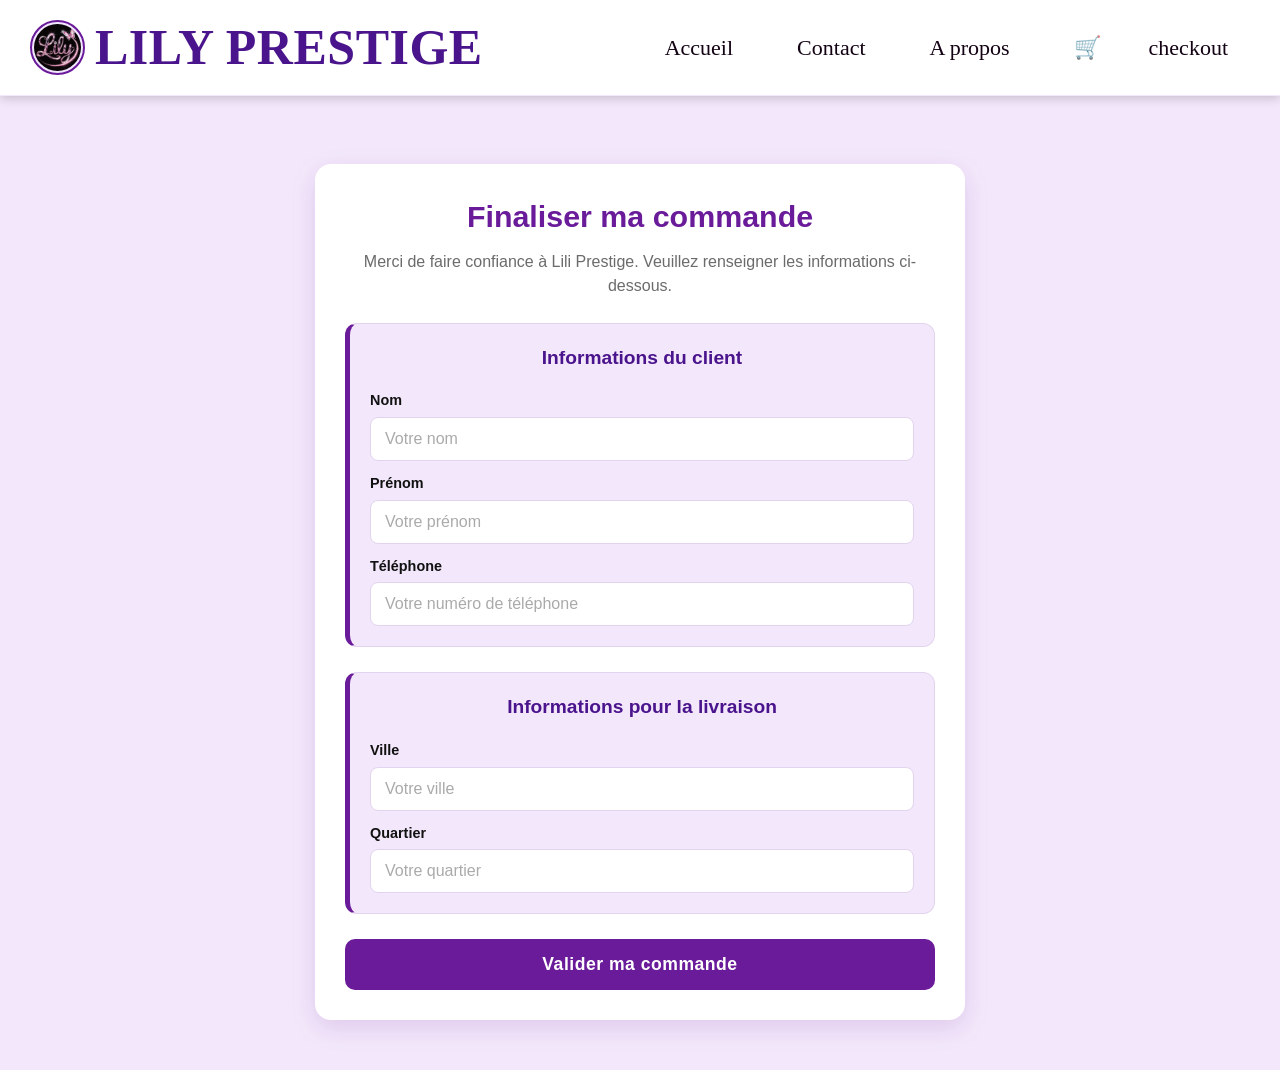
<file: ACCUEIL/checkout.html>
<!DOCTYPE html>
<html lang="fr">
<head>
    <meta charset="UTF-8">
    <meta name="viewport" content="width=device-width, initial-scale=1.0">
    <title>Document</title>
    <link rel="stylesheet" href="../PRIVES/CSS/index.css">
    <link rel="stylesheet" href="../PRIVES/CSS/checkout.css">
</head>


<body>
    <header class="tete">
<nav class="monlogo">
    <img src="../PRIVES/IMAGES/logo.jpg" alt="logo.jpg" class="img-logo"> 

    <p> LILY PRESTIGE</p>
</nav>

    <nav>
<ul class="menu">
    <li><a href="index.html">Accueil</a></li>
     <li><a href="#contact">Contact</a></li>
      <li><a href="propos.html">A propos</a> </li>
           <a href="panier.html">🛒 <span id="cart-count">0</span></a>
           <a href="checkout.html">checkout</a>
           

</ul>
</nav>
</header><br><br>

<main>
  <form action="felicitation.php" method="post">
   <div class="checkout">

    <h1>Finaliser ma commande</h1>

    <p class="intro">
        Merci de faire confiance à Lili Prestige.
        Veuillez renseigner les informations ci-dessous.
    </p>

    <!-- INFORMATIONS DU CLIENT -->
    <div class="bloc-checkout">
        <h2> Informations du client</h2>

        <label for="nom">Nom</label>
        <input type="text" id="nom" name="nom"
               placeholder="Votre nom">

        <label for="prenom">Prénom</label>
        <input type="text" id="prenom" name="prenom"
               placeholder="Votre prénom">

        <label for="telephone">Téléphone</label>
        <input type="tel" id="telephone" name="telephone"
               placeholder="Votre numéro de téléphone">
    </div>


    <!-- INFORMATIONS POUR LA LIVRAISON -->
    <div class="bloc-checkout">
        <h2> Informations pour la livraison</h2>

        <label for="ville">Ville</label>
        <input type="text" id="ville" name="ville"
               placeholder="Votre ville">

        <label for="quartier">Quartier</label>
        <input type="text" id="quartier" name="quartier"
               placeholder="Votre quartier">
    </div>

    <!-- BOUTON -->
    <button type="submit" class="btn-commande">
        <a href="felicitation.html">Valider ma commande</a>
    </button>

</div>
</form>
</main>
<script src="../PRIVES/JS/panier.js"></script>
</body>
</html>
</file>
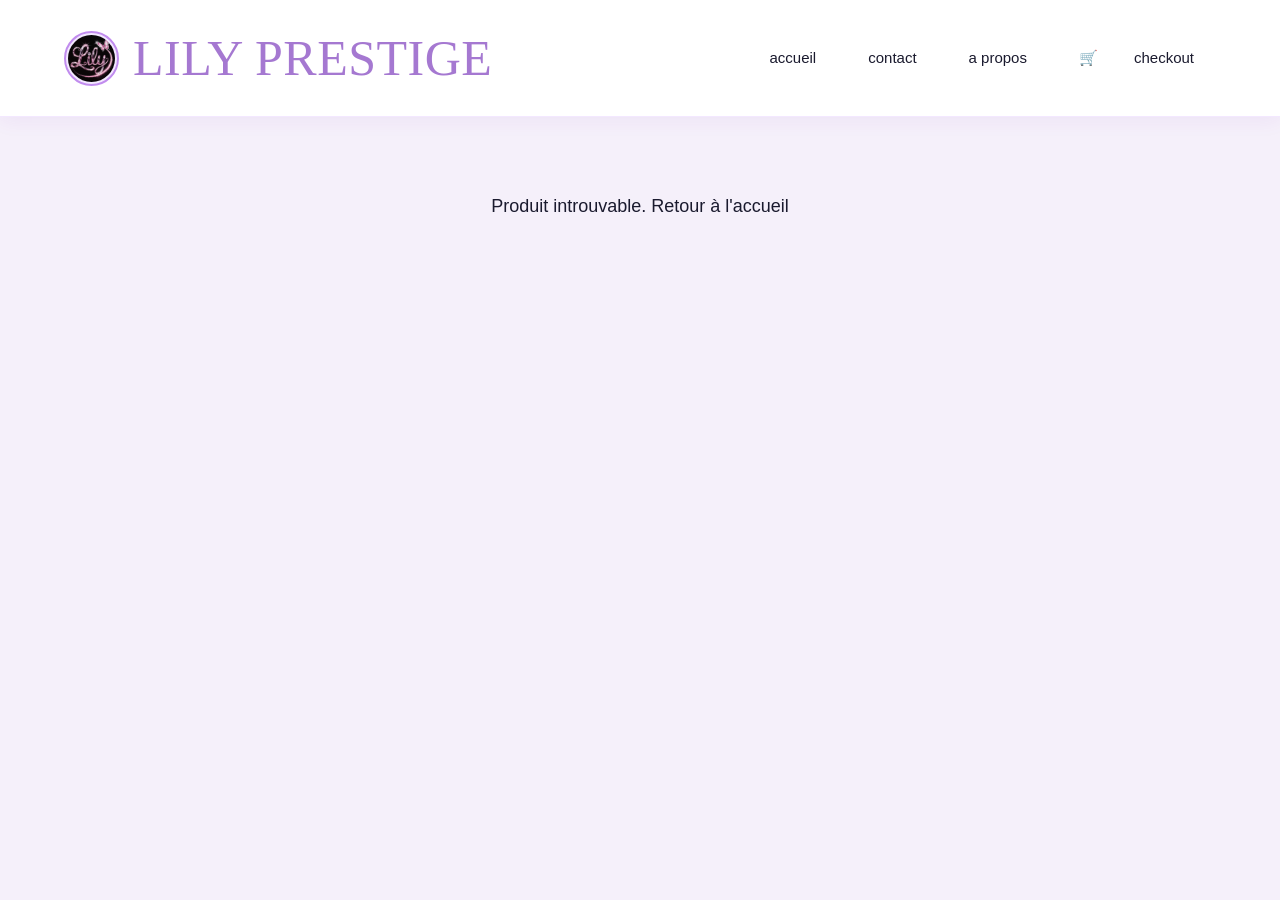
<file: ACCUEIL/details.html>
<!DOCTYPE html>
<html lang="fr">
<head>
  <meta charset="UTF-8">
  <meta name="viewport" content="width=device-width, initial-scale=1.0">
  <title>Détail produit - LILY PRESTIGE</title>
  <link rel="stylesheet" href="../PRIVES/CSS/index.css">
  <link rel="stylesheet" href="../PRIVES/CSS/details.css">
</head>
<body>

  <header class="tete">
    <nav class="monlogo">
      <img src="../PRIVES/IMAGES/logo.jpg" alt="logo.jpg" class="img-logo">
      <p>LILY PRESTIGE</p>
    </nav>
    <nav>
      <ul class="menu">
        <li><a href="index.html">accueil</a></li>
        <li><a href="index.html#contact">contact</a></li>
        <li><a href="propos.html">a propos</a></li>
        <li><a href="panier.html">🛒 <span id="cart-count">0</span></a></li>
        <li><a href="checkout.html">checkout</a></li>
        
      </ul>
    </nav>
  </header>

  <main>
    <p class="fil-ariane">
      <a href="index.html">Accueil</a> &rsaquo;
      <span id="fil-categorie"></span> &rsaquo;
      <span id="fil-nom"></span>
    </p>

    <section class="detail-produit">
      <div class="galerie">
        <img id="img-produit" src="" alt="">
        <span class="badge-stock" id="badge-stock"></span>
      </div>

      <div class="carte-detail">
        <p class="tag-categorie" id="categorie-produit"></p>
        <h1 id="nom-produit"></h1>
        <p class="prix-bloc"><span id="prix-produit"></span></p>
        <p id="description-produit" class="resume"></p>

        <p class="label-pointure">
          Choisissez votre pointure : <strong id="pointures-produit">non choisie</strong>
        </p>
        <div id="choix-pointure" class="choix-pointure"></div>

        <p id="stock-produit" class="stock"></p>

        <button id="add-to-cart">AJOUTER AU PANIER</button>

        <a id="btn-whatsapp" href="#" target="_blank" class="btn-whatsapp">
          <span class="logo"><img src="../PRIVES/IMAGES/logo1.jpg" alt="logo"></span>
          COMMANDER PAR WHATSAPP
        </a>

        <ul class="garanties">
          <li>🚚 Livraison directement chez vous</li>
          <li>💵 Paiement à la livraison possible</li>
          <li>🔄 Échange sous 48 h si la pointure ne convient pas</li>
        </ul>
      </div>
    </section>

    <section class="infos-detaillees">
      <h2>Description du produit</h2>
      <p id="description-longue"></p>

      <div id="bloc-points-forts">
        <h2>Points forts</h2>
        <ul id="points-forts"></ul>
      </div>

      <h2>Caractéristiques</h2>
      <table id="table-caracteristiques"></table>

      <h2>Livraison et retours</h2>
      <ul>
        <li>Livraison directement chez vous</li>
        <li>Paiement : Orange Money, MTN Money, Wave ou espèces à la livraison</li>
        <li>Échange possible sous 48 h si la pointure ne convient pas</li>
        <li>Une question ? Écrivez-nous sur WhatsApp avant de commander</li>
      </ul>
    </section>

    <section class="produits-similaires">
      <h2>Vous aimerez aussi</h2>
      <div id="liste-similaires" class="grille-similaires"></div>
    </section>
  </main>

  <script src="../PRIVES/JS/produits.js"></script>
  <script>
    const params = new URLSearchParams(window.location.search);
    const id = parseInt(params.get('id'));
    const produit = produits.find(p => p.id === id);

    const NUMERO = "2250143328856";
    let pointureChoisie = "";

    function formatPrix(prix) {
      const n = parseInt(String(prix).replace(/\D/g, ''));
      if (isNaN(n)) return prix;
      return n.toLocaleString('fr-FR').replace(/[\u202f\u00a0]/g, ' ') + " FCFA";
    }

    function majWhatsApp() {
      let message = "Bonjour, je suis intéressé par " + produit.nom + " à " + formatPrix(produit.prix);
      if (pointureChoisie) message += " (pointure " + pointureChoisie + ")";
      message += ".";
      document.getElementById('btn-whatsapp').href =
        "https://wa.me/" + NUMERO + "?text=" + encodeURIComponent(message);
    }

    function afficherPointures() {
      const zone = document.getElementById('choix-pointure');
      (produit.pointures || "").split(',').forEach(p => {
        const valeur = p.trim();
        if (!valeur) return;
        const bouton = document.createElement('button');
        bouton.type = 'button';
        bouton.className = 'pointure';
        bouton.textContent = valeur;
        bouton.addEventListener('click', () => {
          pointureChoisie = valeur;
          document.getElementById('pointures-produit').textContent = valeur;
          zone.querySelectorAll('.pointure').forEach(b => b.classList.remove('active'));
          bouton.classList.add('active');
          majWhatsApp();
        });
        zone.appendChild(bouton);
      });
    }

    function afficherSimilaires() {
      const autres = produits.filter(p => p.id !== produit.id);
      const memeCat = autres.filter(p => p.categorie === produit.categorie);
      const memeGenre = autres.filter(p => p.genre === produit.genre && !memeCat.includes(p));
      const reste = autres.filter(p => !memeCat.includes(p) && !memeGenre.includes(p));
      const liste = [...memeCat, ...memeGenre, ...reste].slice(0, 4);

      const zone = document.getElementById('liste-similaires');
      liste.forEach(p => {
        zone.insertAdjacentHTML('beforeend',
          '<a class="carte-similaire" href="details.html?id=' + p.id + '">' +
            '<img src="' + p.image + '" alt="' + p.nom + '">' +
            '<p class="nom">' + p.nom + '</p>' +
            '<p class="prix">' + formatPrix(p.prix) + '</p>' +
          '</a>');
      });
    }

    if (produit) {
      document.title = produit.nom + " - LILY PRESTIGE";

      document.getElementById('img-produit').src = produit.image;
      document.getElementById('img-produit').alt = produit.nom;
      document.getElementById('nom-produit').textContent = produit.nom;
      document.getElementById('description-produit').textContent = produit.description;
      document.getElementById('prix-produit').textContent = formatPrix(produit.prix);
      document.getElementById('categorie-produit').textContent = produit.categorie;
      document.getElementById('fil-categorie').textContent = produit.categorie;
      document.getElementById('fil-nom').textContent = produit.nom;

      const enStock = produit.stock > 0;
      document.getElementById('badge-stock').textContent = enStock ? "En stock" : "Rupture";
      document.getElementById('badge-stock').classList.add(enStock ? "ok" : "ko");
      document.getElementById('stock-produit').textContent = enStock
        ? (produit.stock <= 3 ? "Plus que " + produit.stock + " en stock, dépêchez-vous !" : "Disponible")
        : "Produit momentanément indisponible";

      afficherPointures();
      majWhatsApp();

      document.getElementById('description-longue').textContent = produit.details || produit.description;

      const ul = document.getElementById('points-forts');
      if (produit.points_forts && produit.points_forts.length) {
        produit.points_forts.forEach(t => {
          const li = document.createElement('li');
          li.textContent = t;
          ul.appendChild(li);
        });
      } else {
        document.getElementById('bloc-points-forts').style.display = 'none';
      }

      const infos = Object.assign({
        "Catégorie": produit.categorie,
        "Genre": produit.genre,
        "Couleur": produit.couleur,
        "Matière": produit.matiere,
        "Pointures": produit.pointures
      }, produit.caracteristiques);

      const table = document.getElementById('table-caracteristiques');
      Object.entries(infos).forEach(([nom, valeur]) => {
        if (valeur) {
          table.insertAdjacentHTML('beforeend', '<tr><th>' + nom + '</th><td>' + valeur + '</td></tr>');
        }
      });

      afficherSimilaires();
    } else {
      document.querySelector('main').innerHTML =
        '<p class="introuvable">Produit introuvable. <a href="index.html">Retour à l\'accueil</a></p>';
    }
  </script>
  <script src="../PRIVES/JS/panier.js"></script>
</body>
</html>
</file>
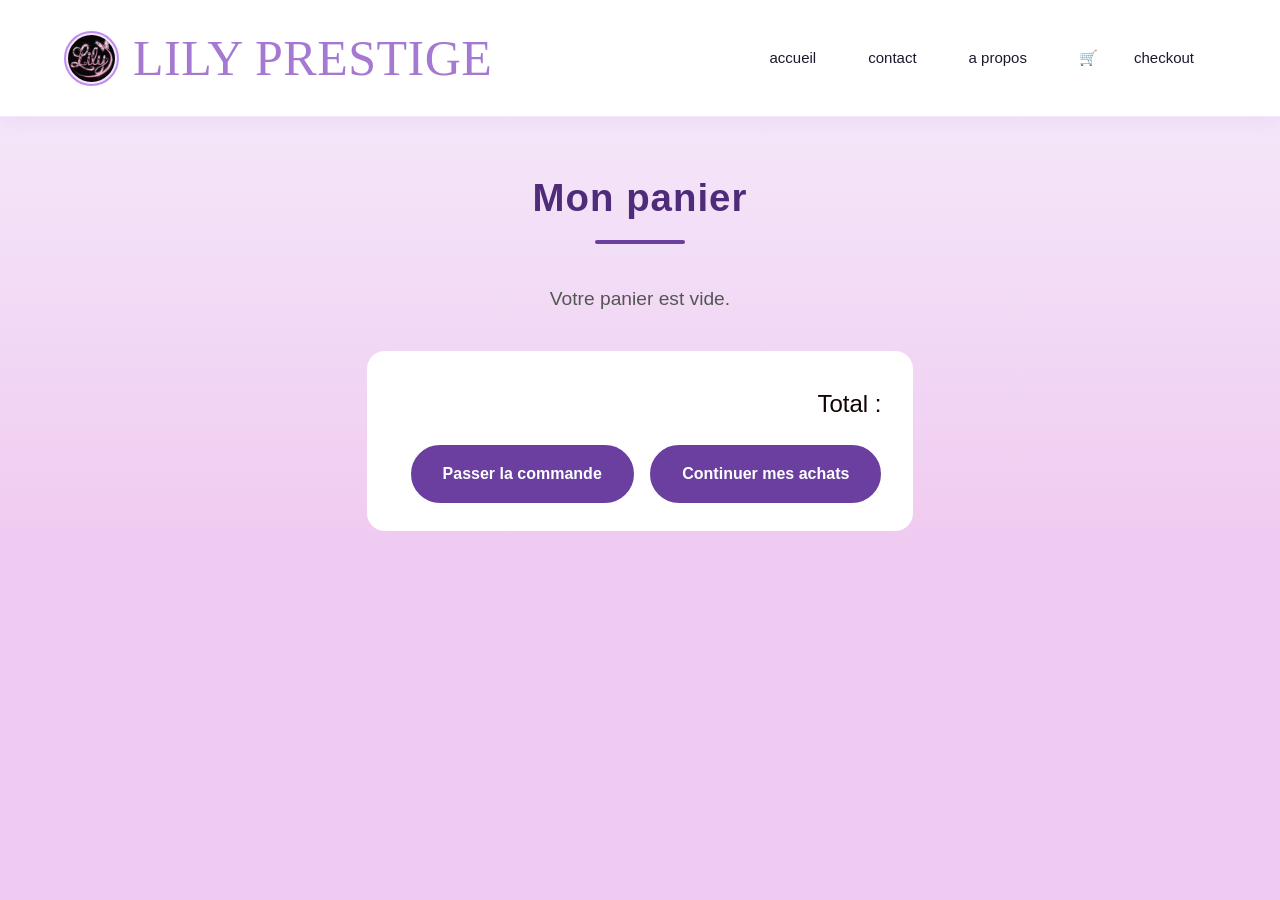
<file: ACCUEIL/panier.html>
<!DOCTYPE html>
<html lang="fr">
<head>
  <meta charset="UTF-8">
  <meta name="viewport" content="width=device-width, initial-scale=1.0">
  <title>Mon panier - LILY PRESTIGE</title>
  <link rel="stylesheet" href="../PRIVES/CSS/index.css">
  <link rel="stylesheet" href="../PRIVES/CSS/panier.css">
</head>
<body>

  <header class="tete">
    <nav class="monlogo">
      <img src="../PRIVES/IMAGES/logo.jpg" alt="logo.jpg" class="img-logo">
      <p>LILY PRESTIGE</p>
    </nav>
    <nav>
      <ul class="menu">
        <li><a href="index.html">accueil</a></li>
        <li><a href="index.html#contact">contact</a></li>
        <li><a href="propos.html">a propos</a></li>
        <li><a href="panier.html">🛒 <span id="cart-count">0</span></a></li>
        <li><a href="checkout.html">checkout</a></li>
        
      </ul>
    </nav>
  </header>

  <main class="page-panier">
    <h1>Mon panier</h1>

    <div id="liste-panier"></div>

    <div class="resume-panier">
      <p>Total : <strong id="total-panier">0 FCFA</strong></p>
      <a href="checkout.html" id="btn-commander" class="btn-commander">Passer la commande</a>
      <a href="index.html" class="btn-retour">Continuer mes achats</a>
    </div>
  </main>

  <script src="../PRIVES/JS/panier.js"></script>
</body>
</html>
</file>
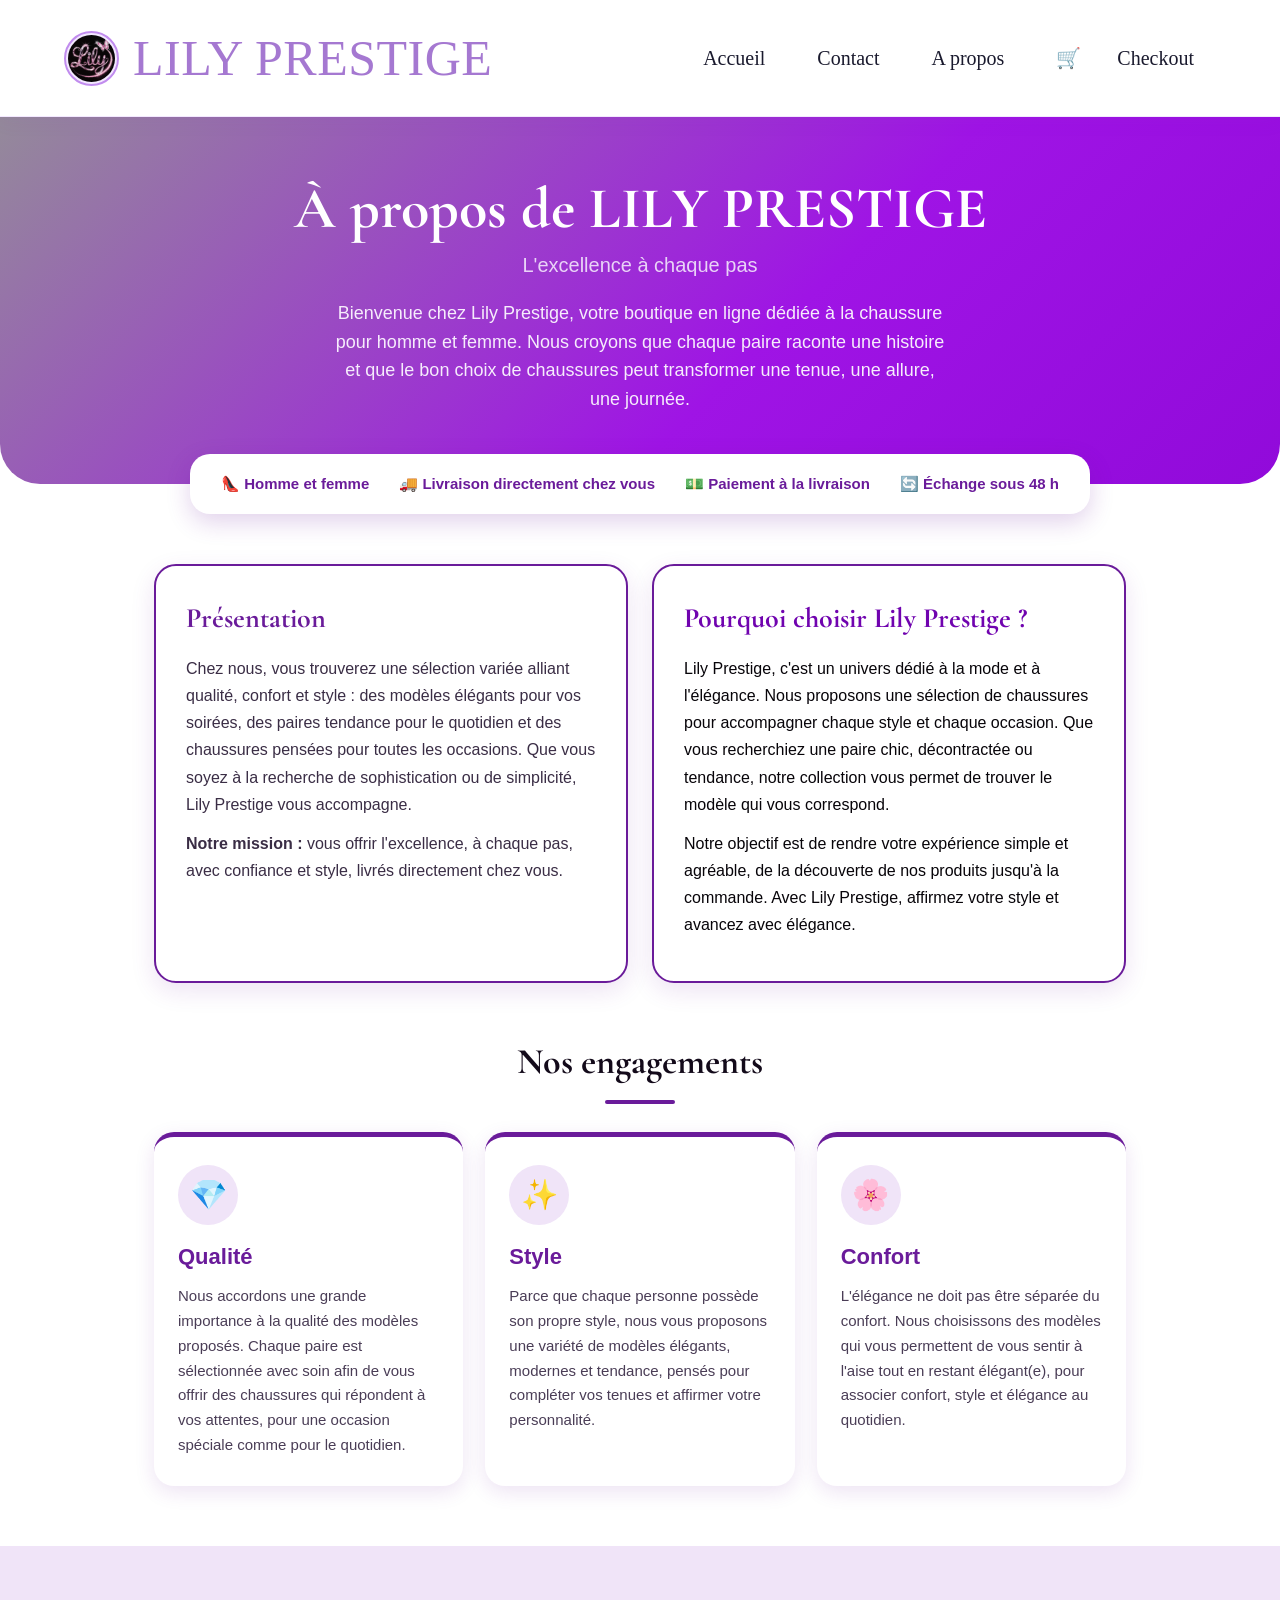
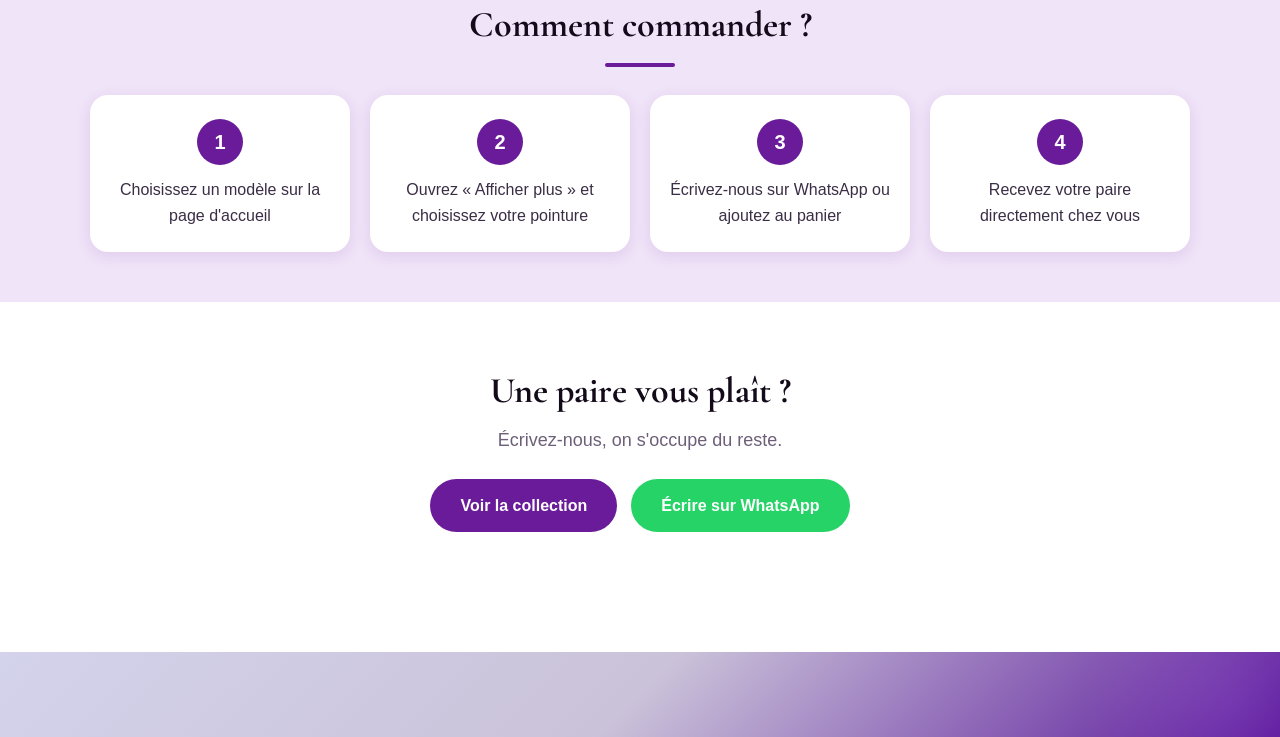
<file: ACCUEIL/propos.html>
<!DOCTYPE html>
<html lang="fr">
<head>
  <meta charset="UTF-8">
  <meta name="viewport" content="width=device-width, initial-scale=1.0">
  <title>À propos - LILY PRESTIGE</title>
  <link rel="stylesheet" href="https://fonts.googleapis.com/css2?family=Cormorant+Garamond:wght@600;700&family=DM+Sans:wght@400;500;700&display=swap">
  
  <link rel="stylesheet" href="../PRIVES/CSS/index.css">
  <link rel="stylesheet" href="../PRIVES/CSS/propos.css">
</head>
<body>

  <!-- ===== EN-TÊTE ===== -->
  <header class="tete">
    <nav class="monlogo">
      <img src="../PRIVES/IMAGES/logo.jpg" alt="logo.jpg" class="img-logo">
      <p>LILY PRESTIGE</p>
    </nav>
    <nav>
      <ul class="menu">
        <li><a href="index.html">Accueil</a></li>
        <li><a href="#contact">Contact</a></li>
        <li><a href="propos.html">A propos</a></li>
        <li><a href="panier.html">🛒 <span id="cart-count">0</span></a></li>
        <li><a href="checkout.html">Checkout</a></li>
        
      </ul>
    </nav>
  </header>

  <main>

    <!-- ===== 1. BANDEAU D'INTRODUCTION ===== -->
    <section class="intro">
      <h1>À propos de LILY PRESTIGE</h1>
      <h2>L'excellence à chaque pas</h2>
      <p>
        Bienvenue chez Lily Prestige, votre boutique en ligne dédiée à la chaussure
        pour homme et femme. Nous croyons que chaque paire raconte une histoire et que
        le bon choix de chaussures peut transformer une tenue, une allure, une journée.
      </p>
    </section>

    <!-- ===== 2. BANDEAU DE CONFIANCE ===== -->
    <div class="confiance">
      <span>👠 Homme et femme</span>
      <span>🚚 Livraison directement chez vous</span>
      <span>💵 Paiement à la livraison</span>
      <span>🔄 Échange sous 48 h</span>
    </div>

    <!-- ===== 3. PRÉSENTATION + POURQUOI NOUS CHOISIR ===== -->
    <section class="duo">
      <article class="carte carte-claire">
        <h3>Présentation</h3>
        <p>
          Chez nous, vous trouverez une sélection variée alliant qualité, confort et
          style : des modèles élégants pour vos soirées, des paires tendance pour le
          quotidien et des chaussures pensées pour toutes les occasions. Que vous soyez
          à la recherche de sophistication ou de simplicité, Lily Prestige vous accompagne.
        </p>
        <p>
          <strong>Notre mission :</strong> vous offrir l'excellence, à chaque pas,
          avec confiance et style, livrés directement chez vous.
        </p>
      </article>

      <article class="carte carte-foncee">
        <h3>Pourquoi choisir Lily Prestige ?</h3>
        <p>
          Lily Prestige, c'est un univers dédié à la mode et à l'élégance. Nous proposons
          une sélection de chaussures pour accompagner chaque style et chaque occasion.
          Que vous recherchiez une paire chic, décontractée ou tendance, notre collection
          vous permet de trouver le modèle qui vous correspond.
        </p>
        <p>
          Notre objectif est de rendre votre expérience simple et agréable, de la
          découverte de nos produits jusqu'à la commande. Avec Lily Prestige, affirmez
          votre style et avancez avec élégance.
        </p>
      </article>
    </section>

    <!-- ===== 4. NOS VALEURS : QUALITÉ, STYLE, CONFORT ===== -->
    <section class="valeurs">
      <h2 class="titre-section">Nos engagements</h2>
      <div class="grille-valeurs">

        <article class="valeur">
          <div class="icone">💎</div>
          <h3>Qualité</h3>
          <p>
            Nous accordons une grande importance à la qualité des modèles proposés.
            Chaque paire est sélectionnée avec soin afin de vous offrir des chaussures
            qui répondent à vos attentes, pour une occasion spéciale comme pour le quotidien.
          </p>
        </article>

        <article class="valeur">
          <div class="icone">✨</div>
          <h3>Style</h3>
          <p>
            Parce que chaque personne possède son propre style, nous vous proposons une
            variété de modèles élégants, modernes et tendance, pensés pour compléter vos
            tenues et affirmer votre personnalité.
          </p>
        </article>

        <article class="valeur">
          <div class="icone">🌸</div>
          <h3>Confort</h3>
          <p>
            L'élégance ne doit pas être séparée du confort. Nous choisissons des modèles
            qui vous permettent de vous sentir à l'aise tout en restant élégant(e), pour
            associer confort, style et élégance au quotidien.
          </p>
        </article>

      </div>
    </section>

    <!-- ===== 5. COMMENT COMMANDER ===== -->
    <section class="etapes">
      <h2 class="titre-section">Comment commander ?</h2>
      <div class="grille-etapes">
        <div class="etape"><span class="num">1</span><p>Choisissez un modèle sur la page d'accueil</p></div>
        <div class="etape"><span class="num">2</span><p>Ouvrez « Afficher plus » et choisissez votre pointure</p></div>
        <div class="etape"><span class="num">3</span><p>Écrivez-nous sur WhatsApp ou ajoutez au panier</p></div>
        <div class="etape"><span class="num">4</span><p>Recevez votre paire directement chez vous</p></div>
      </div>
    </section>

    <!-- ===== 6. APPEL À L'ACTION ===== -->
    <section class="appel">
      <h2>Une paire vous plaît ?</h2>
      <p>Écrivez-nous, on s'occupe du reste.</p>
      <div class="boutons-appel">
        <a class="btn btn-violet" href="index.html">Voir la collection</a>
        <a class="btn btn-vert" href="https://wa.me/2250143328856" target="_blank" rel="noopener">Écrire sur WhatsApp</a>
      </div>
    </section>

  </main>

<footer class="footer" id="contact"></footer>
  <!-- panier.js : compteur du panier (🛒) -->
  <script src="../PRIVES/JS/panier.js"></script>
</body>
</html>
</file>
<file: PRIVES/CSS/index.css>
/* ============================================
   LILY PRESTIGE — Design System
   ============================================ */
:root {
    --violet: #c18cee;
    --violet-fonce: #a578d1;
    --violet-clair: #c77dff;
    --violet-tres-clair: #f3e8ff;
    --rose: #e0aaff;
    --or: #d4af37;
    --encre: #1a1a2e;
    --gris: #6c757d;
    --gris-clair: #f8f5fc;
    --blanc: #ffffff;
    --ombre: 0 10px 30px rgba(224, 220, 228, 0.12);
    --ombre-forte: 0 15px 40px rgba(192, 129, 247, 0.25);
    --radius: 18px;
    --transition: all 0.35s cubic-bezier(0.25, 0.8, 0.25, 1);
}

* { margin: 0; padding: 0; box-sizing: border-box; }

html { scroll-behavior: smooth; }

body {
    font-family: 'Poppins', sans-serif;
    background: var(--blanc);
    color: var(--encre);
    line-height: 1.6;
    min-height: 100vh;
    display: flex;
    flex-direction: column;
}

main { flex: 1; }

img { max-width: 100%; display: block; }

a { text-decoration: none; color: inherit; }

/* ============================================
   HEADER
   ============================================ */
.tete {
    background: var(--blanc);
    display: flex;
    align-items: center;
    justify-content: space-between;
    padding: 18px 5%;
    position: sticky;
    top: 0;
    z-index: 100;
    box-shadow: 0 2px 20px rgba(123, 44, 191, 0.08);
    border-bottom: 1px solid var(--violet-tres-clair);
}

.monlogo {
    display: flex;
    align-items: center;
    gap: 14px;
}

.monlogo img {
    width: 55px;
    height: 55px;
    border-radius: 50%;
    border: 2px solid var(--violet);
    object-fit: cover;
    padding: 2px;
    background: var(--violet-tres-clair);
}

.monlogo p {
    font-family: 'Times New Roman', Times, serif;
    font-size: 50px;
    color: var(--violet-fonce);
    letter-spacing: 0.5px;
}

.monlogo p span {
    color: var(--violet-clair);
    font-weight: 400;
}

.menu {
    list-style: none;
    display: flex;
    align-items: center;
    gap: 8px;
}
.menu a[href="panier.html"] {
    background-color: white;
  position: relative;
  display: inline-block;
  padding-right: 6px;
}

#cart-count {
  position: absolute;
  top: -14px;
  right: -14px;
  display: flex;
  align-items: center;
  justify-content: center;
  min-width: 22px;
  height: 22px;
  padding: 0 5px;
  border-radius: 50%;
  background: #e95f5d;
  color: #ffffff;
  font-size: 0.75rem;
  font-weight: 700;
  line-height: 1;
  box-shadow: 0 0 0 2px #efeaf3;
}

.menu a {
    display: block;
    padding: 10px 22px;
    border-radius: 999px;
    color: var(--encre);
    font-weight: 500;
    font-size: 15px;
    transition: var(--transition);
    position: relative;
}

.menu a:hover {
    background: var(--violet-tres-clair);
    color: var(--violet-fonce);
}

.menu a.active {
    color: var(--violet-fonce);
    font-weight: 600;
}

.menu a.active::after {
    content: '';
    position: absolute;
    bottom: 4px;
    left: 50%;
    transform: translateX(-50%);
    width: 20px;
    height: 3px;
    background: var(--violet);
    border-radius: 3px;
}

.cart-item a {
    background: var(--violet);
    color: var(--blanc) !important;
    padding: 10px 18px;
    font-weight: 600;
}

.cart-item a:hover {
    background: var(--violet-fonce);
    transform: translateY(-2px);
    box-shadow: var(--ombre);
}

/* ============================================
   HERO
   ============================================ */
.hero {
    background:
        linear-gradient(135deg, rgba(90, 24, 154, 0.85), rgba(123, 44, 191, 0.75)),
        url("../images/chaussure2.jpg") center/cover no-repeat;
    padding: 100px 5% 120px;
    text-align: center;
    color: var(--blanc);
    border-radius: 0 0 40px 40px;
    margin-bottom: 60px;
    position: relative;
    overflow: hidden;
}

.hero::before {
    content: '';
    position: absolute;
    top: -50%;
    right: -10%;
    width: 500px;
    height: 500px;
    background: radial-gradient(circle, rgba(199, 125, 255, 0.4), transparent 70%);
    border-radius: 50%;
    pointer-events: none;
}

.hero-content {
    max-width: 800px;
    margin: 0 auto;
    position: relative;
    z-index: 1;
    animation: fadeUp 0.9s ease-out;
}

@keyframes fadeUp {
    from { opacity: 0; transform: translateY(30px); }
    to { opacity: 1; transform: translateY(0); }
}

.hero-tag {
    display: inline-block;
    font-size: 13px;
    letter-spacing: 3px;
    font-weight: 600;
    color: var(--rose);
    margin-bottom: 20px;
    padding: 6px 18px;
    border: 1px solid var(--rose);
    border-radius: 999px;
}

.hero h1 {
    font-family: 'Pacifico', cursive;
    font-size: clamp(38px, 6vw, 68px);
    color: var(--blanc);
    margin-bottom: 20px;
    line-height: 1.15;
    text-shadow: 0 4px 20px rgba(0,0,0,0.3);
}

.hero-sub {
    font-size: clamp(15px, 1.5vw, 18px);
    color: rgba(255,255,255,0.92);
    max-width: 650px;
    margin: 0 auto 14px;
}

.btn-hero {
    display: inline-block;
    margin-top: 30px;
    padding: 16px 40px;
    background: var(--blanc);
    color: var(--violet-fonce);
    font-weight: 600;
    font-size: 16px;
    border-radius: 999px;
    transition: var(--transition);
    box-shadow: 0 10px 30px rgba(0,0,0,0.2);
}

.btn-hero:hover {
    background: var(--violet-tres-clair);
    transform: translateY(-3px);
    box-shadow: var(--ombre-forte);
}

/* ============================================
   AVANTAGES
   ============================================ */
.avantages {
    max-width: 1300px;
    margin: 0 auto 70px;
    padding: 0 5%;
    display: grid;
    grid-template-columns: repeat(auto-fit, minmax(220px, 1fr));
    gap: 20px;
}

.avantage {
    display: flex;
    align-items: center;
    gap: 16px;
    padding: 22px;
    background: var(--gris-clair);
    border-radius: var(--radius);
    transition: var(--transition);
    border: 1px solid transparent;
}

.avantage:hover {
    background: var(--violet-tres-clair);
    border-color: var(--rose);
    transform: translateY(-4px);
    box-shadow: var(--ombre);
}

.avantage .ico {
    font-size: 28px;
    width: 52px;
    height: 52px;
    display: flex;
    align-items: center;
    justify-content: center;
    background: var(--blanc);
    border-radius: 50%;
    flex-shrink: 0;
    box-shadow: 0 4px 12px rgba(123, 44, 191, 0.1);
}

.avantage h4 {
    font-size: 15px;
    font-weight: 600;
    color: var(--violet-fonce);
}

.avantage p {
    font-size: 13px;
    color: var(--gris);
}

/* ============================================
   COLLECTION
   ============================================ */
.collection {
    max-width: 1300px;
    margin: 0 auto 80px;
    padding: 0 5%;
}

.section-head {
    text-align: center;
    margin-bottom: 50px;
}

.section-tag {
    display: inline-block;
    font-size: 13px;
    font-weight: 600;
    color: var(--violet);
    letter-spacing: 3px;
    margin-bottom: 10px;
}

.section-head h2 {
    font-size: clamp(28px, 4vw, 42px);
    font-weight: 700;
    color: var(--encre);
    position: relative;
    display: inline-block;
}

.section-head h2::after {
    content: '';
    display: block;
    width: 60px;
    height: 4px;
    background: linear-gradient(90deg, var(--violet), var(--rose));
    border-radius: 4px;
    margin: 14px auto 0;
}

/* Grille produits */
.grille-produits {
    display: grid;
    grid-template-columns: repeat(auto-fill, minmax(240px, 1fr));
    gap: 28px;
}

.carte {
    background: var(--blanc);
    border-radius: var(--radius);
    overflow: hidden;
    transition: var(--transition);
    border: 1px solid #f0eaf8;
    display: flex;
    flex-direction: column;
}

.carte:hover {
    transform: translateY(-6px);
    box-shadow: var(--ombre-forte);
    border-color: var(--violet-clair);
}

.carte-img {
    position: relative;
    background: linear-gradient(135deg, var(--violet-tres-clair), #faf5ff);
    overflow: hidden;
    aspect-ratio: 1 / 1;
}

.carte-img img {
    width: 100%;
    height: 100%;
    object-fit: cover;
    transition: transform 0.6s cubic-bezier(0.25, 0.8, 0.25, 1);
}

.carte:hover .carte-img img {
    transform: scale(1.08);
}

.badge {
    position: absolute;
    top: 12px;
    left: 12px;
    background: linear-gradient(135deg, var(--violet), var(--violet-clair));
    color: var(--blanc);
    font-size: 12px;
    font-weight: 700;
    padding: 6px 12px;
    border-radius: 999px;
    z-index: 2;
    box-shadow: 0 4px 10px rgba(123, 44, 191, 0.4);
}

.carte-body {
    padding: 20px;
    display: flex;
    flex-direction: column;
    gap: 10px;
    flex: 1;
}

.carte-body h3 {
    font-size: 15px;
    font-weight: 600;
    color: var(--encre);
    line-height: 1.4;
    min-height: 42px;
}

.prix {
    font-size: 17px;
    font-weight: 700;
    color: var(--violet-fonce);
}

.prix-barre {
    font-size: 13px;
    color: var(--gris);
    text-decoration: line-through;
    font-weight: 400;
    margin-right: 6px;
}

.btn-carte {
    display: block;
    text-align: center;
    padding: 12px 18px;
    background: linear-gradient(135deg, var(--violet), var(--violet-fonce));
    color: var(--blanc);
    font-weight: 600;
    font-size: 14px;
    border-radius: 12px;
    transition: var(--transition);
    margin-top: auto;
}

.btn-carte:hover {
    background: linear-gradient(135deg, var(--violet-fonce), var(--violet));
    box-shadow: 0 8px 20px rgba(123, 44, 191, 0.4);
    transform: translateY(-2px);
}

/* ============================================
   FOOTER
   ============================================ */
.footer {
    background: linear-gradient(135deg, #d3d3eb 0%, #cac2d9 50%, #5a189a 100%);
    color: var(--blanc);
    padding: 60px 5% 25px;
    margin-top: 60px;
    position: relative;
    overflow: hidden;
}

.footer::before {
    content: '';
    position: absolute;
    top: -100px;
    right: -100px;
    width: 300px;
    height: 300px;
    background: radial-gradient(circle, rgba(199, 125, 255, 0.15), transparent 70%);
    border-radius: 50%;
}

.footer-appel {
    text-align: center;
    margin-bottom: 40px;
}

.footer-appel p {
    font-size: clamp(18px, 2.2vw, 24px);
    font-family: 'Pacifico', cursive;
    color:black;
    max-width: 700px;
    margin: 0 auto;
}

.footer-row {
    display: flex;
    flex-wrap: wrap;
    gap: 40px;
    justify-content: space-between;
    max-width: 1300px;
    margin: 0 auto 40px;
    align-items: flex-start;
}

.footer-icons {
    display: flex;
    flex-direction: column;
    gap: 14px;
}

.footer-icons a {
    display: inline-flex;
    transition: var(--transition);
}

.footer-icons img {
    width: 46px;
    height: 46px;
    border-radius: 12px;
    object-fit: cover;
    border: 2px solid rgba(255,255,255,0.15);
    transition: var(--transition);
}

.footer-icons a:hover img {
    transform: scale(1.1) rotate(-5deg);
    border-color: var(--rose);
}

.infos {
    flex: 1;
    min-width: 260px;
    max-width: 700px;
}

.infos h3 {
    font-size: 20px;
    color: black;
    margin-bottom: 16px;
    font-weight: 600;
}

.infos ul {
    list-style: none;
    padding: 0;
}

.infos li {
    padding: 8px 0;
    font-size: 14.5px;
    color: rgba(18, 1, 1, 0.85);
    border-bottom: 1px solid rgba(255,255,255,0.08);
}

.infos li:last-child { border-bottom: none; }

.infos strong { color: var(--blanc); font-weight: 600; }

.copy {
    text-align: center;
    padding-top: 25px;
    border-top: 1px solid rgba(255,255,255,0.1);
    max-width: 1300px;
    margin: 0 auto;
}

.copy p {
    font-size: 14px;
    color: rgba(17, 3, 3, 0.7);
}

.copy strong { color: black; font-weight: 600; }

/* ============================================
   RESPONSIVE
   ============================================ */
@media (max-width: 768px) {
    .tete {
        flex-direction: column;
        gap: 14px;
        padding: 14px 4%;
    }

    .menu {
        flex-wrap: wrap;
        justify-content: center;
        gap: 4px;
    }

    .menu a {
        padding: 8px 14px;
        font-size: 14px;
    }

    .hero {
        padding: 70px 5% 90px;
        border-radius: 0 0 28px 28px;
    }

    .hero-tag { font-size: 11px; letter-spacing: 2px; }

    .btn-hero { padding: 14px 28px; font-size: 15px; }

    .footer-row {
        flex-direction: column;
        gap: 30px;
    }

    .footer-icons {
        flex-direction: row;
        justify-content: center;
        width: 100%;
    }

    .grille-produits {
        grid-template-columns: repeat(auto-fill, minmax(160px, 1fr));
        gap: 16px;
    }

    .carte-body { padding: 14px; }
    .carte-body h3 { font-size: 13.5px; min-height: 38px; }
    .prix { font-size: 15px; }
}

@media (max-width: 480px) {
    .monlogo p { font-size: 19px; }
    .monlogo img { width: 44px; height: 44px; }
    .grille-produits {
        grid-template-columns: repeat(2, 1fr);
        gap: 12px;
    }
}
</file>
<file: PRIVES/CSS/checkout.css>
/* ========== VARIABLES (couleurs du site) ========== */
:root {
  --violet: #6a1b9a;
  --violet-fonce: #4a148c;
  --violet-clair: #f3e8fb;
  --blanc: #ffffff;
  --noir: #111111;
  --gris: #6b6b6b;
  --bordure: #e2d4ee;
}

/* ========== BASE ========== */
* {
  box-sizing: border-box;
}

body {
  margin: 0;
  font-family: "Segoe UI", Arial, sans-serif;
  background: var(--violet-clair);
  color: var(--noir);
  line-height: 1.5;
}

/* ========== EN-TETE ========== */
.tete {
  position: sticky;
  top: 0;
  z-index: 10;
  display: flex;
  align-items: center;
  justify-content: space-between;
  flex-wrap: wrap;
  gap: 10px;
  padding: 10px 30px;
  background: white;
  box-shadow: 0 2px 10px rgba(0, 0, 0, 0.2);
}

.monlogo {
  display: flex;
  align-items: center;
  gap: 10px;
  color: var(--blanc);
  font-weight: 700;
  letter-spacing: 1px;
}

.monlogo p {
  margin: 0;
}

.img-logo {
  width: 45px;
  height: 45px;
  border-radius: 50%;
  object-fit: cover;
  border: 2px solid var(--blanc);
}

.menu {
  display: flex;
  align-items: center;
  flex-wrap: wrap;
  gap: 20px;
  margin: 0;
  padding: 0;
  list-style: none;
}

.menu a {
  color: rgb(19, 2, 19);
  text-decoration: none;
  font-weight: 500;
  transition: opacity 0.2s;
  font-family: 'Pacifico', cursive;
  font-size: 22PX;
}

.menu a:hover {
  opacity: 0.75;
  text-decoration: underline;
}

.menu a[href="panier.html"] {
  position: relative;
  display: inline-block;
  padding-right: 6px;
}

#cart-count {
  position: absolute;
  top: -14px;
  right: -14px;
  display: flex;
  align-items: center;
  justify-content: center;
  min-width: 22px;
  height: 22px;
  padding: 0 5px;
  border-radius: 50%;
  background: #e53935;
  color: #ffffff;
  font-size: 0.75rem;
  font-weight: 700;
  line-height: 1;
  box-shadow: 0 0 0 2px var(--violet);
}

/* ========== CONTENU CHECKOUT ========== */
main {
  padding: 20px 15px 50px;
}

.checkout {
  max-width: 650px;
  margin: 0 auto;
  padding: 30px;
  background: var(--blanc);
  border-radius: 16px;
  box-shadow: 0 8px 25px rgba(106, 27, 154, 0.15);
}

.checkout h1 {
  margin: 0 0 10px;
  text-align: center;
  color: var(--violet);
  font-size: 1.9rem;
}

.intro {
  margin: 0 0 25px;
  text-align: center;
  color: var(--gris);
}

/* ========== BLOCS (client / livraison / paiement) ========== */
.bloc-checkout {
  margin-bottom: 25px;
  padding: 20px;
  background: var(--violet-clair);
  border: 1px solid var(--bordure);
  border-left: 5px solid var(--violet);
  border-radius: 12px;
}

.bloc-checkout h2 {
  margin: 0 0 18px;
  text-align: center;
  color: var(--violet-fonce);
  font-size: 1.2rem;
}

/* ========== CHAMPS ========== */
.bloc-checkout label {
  display: block;
  margin: 12px 0 5px;
  font-size: 0.9rem;
  font-weight: 600;
  color: var(--noir);
}

.bloc-checkout input[type="text"],
.bloc-checkout input[type="tel"],
.bloc-checkout input[type="email"] {
  width: 100%;
  padding: 12px 14px;
  border: 1px solid var(--bordure);
  border-radius: 8px;
  background: var(--blanc);
  font-size: 1rem;
  transition: border-color 0.2s, box-shadow 0.2s;
}

.bloc-checkout input::placeholder {
  color: #aaa;
}

.bloc-checkout input:focus {
  outline: none;
  border-color: var(--violet);
  box-shadow: 0 0 0 3px rgba(106, 27, 154, 0.2);
}

/* ========== MODES DE PAIEMENT (boutons radio + logo) ========== */
.bloc-checkout .paiement,
.bloc-checkout .mode-paiement,
.bloc-checkout .option-paiement {
  display: flex;
  align-items: center;
  gap: 12px;
  margin: 10px 0;
  padding: 12px 14px;
  background: var(--blanc);
  border: 1px solid var(--bordure);
  border-radius: 10px;
  cursor: pointer;
  transition: border-color 0.2s, background 0.2s;
}

.bloc-checkout .paiement:hover,
.bloc-checkout .mode-paiement:hover,
.bloc-checkout .option-paiement:hover {
  border-color: var(--violet);
  background: #faf5fd;
}

.bloc-checkout input[type="radio"] {
  width: 18px;
  height: 18px;
  margin: 0;
  accent-color: var(--violet);
}

.bloc-checkout .paiement img,
.bloc-checkout .mode-paiement img,
.bloc-checkout .option-paiement img {
  width: 36px;
  height: 36px;
  object-fit: contain;
  border-radius: 6px;
}

/* ========== BOUTON ========== */
.btn-commande {
  display: block;
  width: 100%;
  padding: 15px;
  border: none;
  border-radius: 10px;
  background: var(--violet);
  color: var(--blanc);
  font-size: 1.1rem;
  font-weight: 700;
  letter-spacing: 0.5px;
  cursor: pointer;
  transition: background 0.2s, transform 0.1s;
}

.btn-commande:hover {
  background: var(--noir);
}

.btn-commande:active {
  transform: scale(0.98);
}

/* ========== MOBILE ========== */
@media (max-width: 600px) {
  .tete {
    padding: 10px 15px;
    justify-content: center;
  }

  .checkout {
    padding: 20px 15px;
  }

  .checkout h1 {
    font-size: 1.5rem;
  }
}
</file>
<file: PRIVES/CSS/details.css>
body { background-color: #f5f0fa; }
main { padding: 15px; }

.fil-ariane {
  max-width: 950px; margin: 10px auto;
  font-size: 14px; color: #666; text-transform: capitalize;
}
.fil-ariane a { color: #6a1b9a; text-decoration: none; }

.detail-produit {
  display: flex; 
  flex-direction: row; 
  align-items: flex-start; gap: 25px;
  max-width: 950px;
   margin: 10px auto 25px; 
   padding: 20px;
  background: #fff; 
  border-radius: 20px;
  box-shadow: 0 8px 25px rgba(106, 27, 154, 0.15);
}


.galerie { position: relative;
   width: 50%; flex-shrink: 0; }

.galerie img {
  width: 100%; height: 420px;
   object-fit: cover;
  border-radius: 16px;
   display: block;
}

.badge-stock {
  position: absolute; top: 12px; 
  left: 12px;
  padding: 6px 14px;
   border-radius: 20px;
  font-size: 13px; 
  font-weight: bold;
   color: #fff;

}
.badge-stock.ok { background: #6a1b9a; }
.badge-stock.ko { background: #111; }

.carte-detail {
  box-sizing: border-box;
   min-width: 0; flex: 1;
  text-align: left; 
  word-break: break-word;

}

.menu a[href="panier.html"] {
  position: relative;
  display: inline-block;
  padding-right: 6px;
}

#cart-count {
  position: absolute;
  top: -14px;
  right: -14px;
  display: flex;
  align-items: center;
  justify-content: center;
  min-width: 22px;
  height: 22px;
  padding: 0 5px;
  border-radius: 50%;
  background: #e53935;
  color: #ffffff;
  font-size: 0.75rem;
  font-weight: 700;
  line-height: 1;
  box-shadow: 0 0 0 2px #6a1b9a;
}

.tag-categorie {
  display: inline-block;
   margin: 0 0 8px; padding: 4px 14px;
  background: #f0e4f8;
   color: #6a1b9a; 
   border-radius: 20px;
  font-size: 13px; 
  font-weight: bold; 
  text-transform: uppercase;

}
.carte-detail h1 { font-size: 26px;
   margin: 5px 0 10px; color: #111; }
.prix-bloc { margin: 8px 0 14px; }
#prix-produit { font-size: 28px; font-weight: bold; color: #6a1b9a; }
.resume { color: #444; line-height: 1.5; }
.label-pointure { margin: 18px 0 8px; color: #333; }

.choix-pointure { display: flex; flex-wrap: wrap; gap: 8px; margin-bottom: 12px; }
.pointure {
  min-width: 44px; padding: 8px 12px; background: #fff; color: #6a1b9a;
  border: 2px solid #6a1b9a; border-radius: 10px;
  font-weight: bold; cursor: pointer; transition: 0.2s;
}
.pointure:hover, .pointure.active { background: #6a1b9a; color: #fff; }

.stock { font-weight: bold; color: #6a1b9a; margin: 8px 0 14px; }

#add-to-cart {
  display: block; width: 100%; background: #6a1b9a; color: #fff;
  border: none; padding: 14px 24px; border-radius: 30px;
  font-size: 16px; font-weight: bold; cursor: pointer; transition: 0.3s;
}
#add-to-cart:hover { background: #111; }

.btn-whatsapp {
  display: flex; align-items: center; justify-content: center; gap: 10px;
  width: 100%; box-sizing: border-box; margin-top: 12px; padding: 13px 24px;
  background: #25d366; color: #fff; border-radius: 30px;
  text-decoration: none; font-weight: bold; transition: 0.3s;
}
.btn-whatsapp:hover { background: #1da851; }
.logo { display: inline-block; width: 26px; height: 26px; }
.logo img { width: 100%; height: 100%; object-fit: contain; border-radius: 50%; }

.garanties {
  list-style: none; padding: 15px; margin: 18px 0 0;
  background: #f5f0fa; border-radius: 12px;
}
.garanties li { padding: 5px 0; font-size: 14px; color: #333; }

.infos-detaillees {
  max-width: 950px; margin: 0 auto 25px; padding: 20px 25px;
  background: #fff; border-radius: 16px;
  box-shadow: 0 8px 25px rgba(106, 27, 154, 0.12);
}
.infos-detaillees h2 {
  color: #6a1b9a; border-bottom: 2px solid #6a1b9a;
  padding-bottom: 6px; margin-top: 25px; font-size: 20px;
}
.infos-detaillees h2:first-child { margin-top: 0; }
.infos-detaillees p, .infos-detaillees li { line-height: 1.7; color: #333; }

#table-caracteristiques { width: 100%; border-collapse: collapse; }
#table-caracteristiques th, #table-caracteristiques td {
  padding: 10px; text-align: left; border-bottom: 1px solid #e5d9f0;
}
#table-caracteristiques th { width: 40%; background: #f5f0fa; color: #6a1b9a; }

.produits-similaires { max-width: 950px; margin: 0 auto 30px; }
.produits-similaires h2 { color: #111; border-left: 5px solid #6a1b9a; padding-left: 12px; }
.grille-similaires { display: grid; grid-template-columns: repeat(4, 1fr); gap: 15px; }
.carte-similaire {
  display: block; background: #fff; border-radius: 14px; padding: 10px;
  text-decoration: none; transition: 0.3s;
  box-shadow: 0 4px 15px rgba(106, 27, 154, 0.12);
}
.carte-similaire:hover {
  transform: translateY(-5px);
  box-shadow: 0 8px 20px rgba(106, 27, 154, 0.25);
}
.carte-similaire img { width: 100%; height: 150px; object-fit: cover; border-radius: 10px; }
.carte-similaire .nom { margin: 8px 0 4px; font-size: 14px; font-weight: bold; color: #111; }
.carte-similaire .prix { margin: 0; font-weight: bold; color: #6a1b9a; }

.introuvable { text-align: center; padding: 60px 20px; font-size: 18px; }

@media (max-width: 768px) {
  .detail-produit { flex-direction: column; }
  .galerie { width: 100%; }
  .galerie img { height: 320px; }
  .grille-similaires { grid-template-columns: repeat(2, 1fr); }
}
</file>
<file: PRIVES/CSS/panier.css>
/* ========== PAGE PANIER : violet, blanc, noir ========== */

body {
  background: linear-gradient(180deg, hsl(270, 67%, 96%) 0%, #f0cbf1 60%);
}

.page-panier {
  max-width: 1050px;
  margin: 50px auto 70px;
  padding: 0 24px;
}

.page-panier h1 {
  text-align: center;
  color: #4f2c7a;
  font-size: 2.4rem;
  letter-spacing: 1px;
  margin-bottom: 40px;
}

.page-panier h1::after {
  content: "";
  display: block;
  width: 90px;
  height: 4px;
  background: #6b3fa0;
  border-radius: 4px;
  margin: 12px auto 0;
}

/* ----- Carte produit (plus grande) ----- */
.ligne-panier {
  display: grid;
  grid-template-columns: 170px 1fr auto auto auto;
  align-items: center;
  gap: 28px;
  background: #ffffff;
  border: 1px solid #e6dcf5;
  border-left: 6px solid #6b3fa0;
  border-radius: 18px;
  padding: 28px;
  margin-bottom: 24px;
  box-shadow: 0 8px 24px rgba(204, 37, 233, 0.12);
  transition: transform 0.2s, box-shadow 0.2s;
}

.ligne-panier:hover {
  transform: translateY(-3px);
  box-shadow: 0 14px 32px rgba(107, 63, 160, 0.2);
}

.ligne-panier img {
  width: 170px;
  height: 170px;
  object-fit: cover;
  border-radius: 14px;
  background: #f3ecfb;
}

.infos-panier .nom {
  font-size: 1.35rem;
  font-weight: bold;
  color: #1a1a1a;
  margin: 0 0 10px;
}

.infos-panier .prix {
  font-size: 1.15rem;
  color: #6b3fa0;
  font-weight: 600;
  margin: 0;
}

/* ----- Quantité ----- */
.quantite {
  display: flex;
  align-items: center;
  gap: 14px;
  background: #f3ecfb;
  padding: 8px 14px;
  border-radius: 40px;
}

.quantite button {
  width: 36px;
  height: 36px;
  border: none;
  border-radius: 50%;
  background: #6b3fa0;
  color: #fff;
  font-size: 1.2rem;
  cursor: pointer;
  transition: background 0.2s, transform 0.1s;
}

.quantite button:hover {
  background: #4f2c7a;
}

.quantite button:active {
  transform: scale(0.92);
}

.quantite span {
  min-width: 24px;
  text-align: center;
  font-size: 1.15rem;
  font-weight: bold;
  color: #1a1a1a;
}

.sous-total {
  font-size: 1.2rem;
  font-weight: bold;
  color: #f882fe;
  margin: 0;
  white-space: nowrap;
}

.btn-supprimer {
  border: none;
  background: #f3ecfb;
  border-radius: 12px;
  padding: 12px 14px;
  font-size: 1.1rem;
  cursor: pointer;
  transition: background 0.2s;
}

.btn-supprimer:hover {
  background: #e3d2f5;
}

/* ----- Panier vide ----- */
#liste-panier {
  text-align: center;
}

#liste-panier .ligne-panier {
  text-align: left;
}

.panier-vide {
  font-size: 1.2rem;
  color: #555;
  margin: 40px 0 24px;
}

/* ----- Résumé / total ----- */
.resume-panier {
  margin-top: 36px;
  padding: 28px 32px;
  background:white;
  border-radius: 18px;
  text-align: right;
  border-color: 2px #1a1a1a ;
}

.resume-panier p {
  font-size: 1.5rem;
  margin: 0 0 20px;
  color: #120202;
}

.resume-panier strong {
  color: #c9a8f0;
  font-size: 1.8rem;
}

.btn-commander,
.btn-retour {
  display: inline-block;
  padding: 14px 30px;
  border-radius: 40px;
  text-decoration: none;
  font-weight: bold;
  margin-left: 12px;
  transition: all 0.2s;
}

.btn-commander {
  background: #6b3fa0;
  color: #fff;
  border: 2px solid #6b3fa0;
}

.btn-commander:hover {
  background: #8a5cc4;
  border-color: #8a5cc4;
}

.btn-retour {
  background: #6b3fa0;
  color: #fff;
  border: 2px solid #6b3fa0;
}

.btn-retour:hover {
  background: #8a5cc4;
  border-color: #8a5cc4;
}

/* Quand le panier est vide, le bouton "retour" est dans la liste (fond clair) */
#liste-panier .btn-retour {
  color: #6b3fa0;
  border-color: #6b3fa0;
  margin-left: 0;
}

#liste-panier .btn-retour:hover {
  background: #6b3fa0;
  color: #fff;
}

/* ----- Tablette / téléphone ----- */
@media (max-width: 850px) {
  .ligne-panier {
    grid-template-columns: 130px 1fr;
    gap: 18px;
    padding: 20px;
  }
  .ligne-panier img {
    width: 130px;
    height: 130px;
  }
  .resume-panier {
    text-align: center;
  }
  .btn-commander,
  .btn-retour {
    display: block;
    margin: 12px 0 0;
  }
}
</file>
<file: PRIVES/CSS/propos.css>
/* ===== 1. BANDEAU D'INTRODUCTION ===== */
.intro {
  text-align: center;
  padding: 60px 6vw 70px;
  background: linear-gradient(135deg, #948a9a, #9f14e5 60%, #910ada);
  color: #fff;
  border-radius: 0 0 40px 40px;          /* coins arrondis en bas */
}
.intro h1 {
  font-family: "Cormorant Garamond", Georgia, serif;
  font-size: clamp(34px, 7vw, 58px);
  line-height: 1.1;
  margin: 0 0 8px;
}
.intro h2 {
  margin: 0 0 18px;
  font-size: 20px;
  font-weight: 500;
  color: #e9d3f7;
}

.menu a[href="panier.html"] {
  position: relative;
  display: inline-block;
  padding-right: 6px;

}

.menu a{
  font-family: 'Pacifico', cursive;
  font-size: 20PX;
}
#cart-count {
  position: absolute;
  top: -14px;
  right: -14px;
  display: flex;
  align-items: center;
  justify-content: center;
  min-width: 22px;
  height: 22px;
  padding: 0 5px;
  border-radius: 50%;
  background: #e53935;
  color: #ffffff;
  font-size: 0.75rem;
  font-weight: 700;
  line-height: 1;
  box-shadow: 0 0 0 2px #6a1b9a;
}
.intro p {
  max-width: 62ch;
  margin: 0 auto;
  font-size: 18px;
  color: #f6ecfc;
}

/* ===== 2. BANDEAU DE CONFIANCE (remonte sur le bandeau violet) ===== */
.confiance {
  display: flex;
  flex-wrap: wrap;
  justify-content: center;
  gap: 12px 30px;
  max-width: 900px;
  margin: -30px auto 0;                  /* marge négative : chevauche le bandeau */
  padding: 18px 24px;
  background: #fff;
  color: #6a1b9a;
  font-weight: 700;
  font-size: 15px;
  border-radius: 20px;
  box-shadow: 0 8px 25px rgba(106, 27, 154, 0.2);
  position: relative;
}

/* ===== 3. DEUX GRANDES CARTES ===== */
.duo {
  display: grid;
  grid-template-columns: repeat(2, 1fr);
  gap: 24px;
  max-width: 1100px;
  margin: 50px auto;
  padding: 0 5vw;
}
.carte {
  padding: 30px;
  border-radius: 22px;
}
.carte h3 {
  margin: 0 0 14px;
  font-family: "Cormorant Garamond", Georgia, serif;
  font-size: 28px;
}
.carte p { margin: 0 0 12px; line-height: 1.7; }

.carte-claire {                          /* carte blanche, bordure violette */
  background: #fff;
  border: 2px solid #6a1b9a;
  box-shadow: 0 8px 25px rgba(106, 27, 154, 0.12);
}
.carte-claire h3 { color: #6a1b9a; }
.carte-claire p { color: #3a2d45; }

.carte-foncee {                          /* carte noire, texte clair */
 background: #fff;
  border: 2px solid #6a1b9a;
  box-shadow: 0 8px 25px rgba(106, 27, 154, 0.12);
}
.carte-foncee h3 { color: #7003af; }
.carte-foncee p { color: #070409; }

/* ===== TITRES DE SECTIONS ===== */
.titre-section {
  text-align: center;
  font-family: "Cormorant Garamond", Georgia, serif;
  font-size: 36px;
  color: #130a1a;
  margin: 0 0 28px;
}
.titre-section::after {                  /* petit trait violet sous le titre */
  content: "";
  display: block;
  width: 70px;
  height: 4px;
  margin: 10px auto 0;
  background: #6a1b9a;
  border-radius: 4px;
}

/* ===== 4. VALEURS ===== */
.valeurs { max-width: 1100px; margin: 0 auto 60px; padding: 0 5vw; }
.grille-valeurs {
  display: grid;
  grid-template-columns: repeat(3, 1fr);
  gap: 22px;
}
.valeur {
  background: #fff;
  padding: 28px 24px;
  border-radius: 20px;
  border-top: 5px solid #6a1b9a;
  box-shadow: 0 6px 20px rgba(106, 27, 154, 0.12);
  transition: 0.3s;
}
.valeur:hover {
  transform: translateY(-6px);
  box-shadow: 0 12px 28px rgba(106, 27, 154, 0.25);
}
.icone {
  width: 60px;
  height: 60px;
  display: grid;
  place-items: center;
  font-size: 30px;
  background: #f0e4f8;
  border-radius: 50%;
  margin-bottom: 14px;
}
.valeur h3 { margin: 0 0 10px; color: #6a1b9a; font-size: 22px; }
.valeur p { margin: 0; color: #4a3d56; line-height: 1.65; font-size: 15px; }

/* ===== 5. ÉTAPES POUR COMMANDER ===== */
.etapes {
  padding: 50px 5vw;
  background: #f0e4f8;
}
.grille-etapes {
  display: grid;
  grid-template-columns: repeat(4, 1fr);
  gap: 20px;
  max-width: 1100px;
  margin: 0 auto;
}
.etape {
  text-align: center;
  background: #fff;
  padding: 24px 18px;
  border-radius: 18px;
  box-shadow: 0 4px 15px rgba(106, 27, 154, 0.12);
}
.num {
  display: inline-grid;
  place-items: center;
  width: 46px;
  height: 46px;
  margin-bottom: 12px;
  background: #6a1b9a;
  color: #fff;
  font-weight: 700;
  font-size: 20px;
  border-radius: 50%;
}
.etape p { margin: 0; color: #3a2d45; font-weight: 500; }

/* ===== 6. APPEL À L'ACTION ===== */
.appel {
  text-align: center;
  padding: 60px 6vw;
}
.appel h2 {
  margin: 0 0 6px;
  font-family: "Cormorant Garamond", Georgia, serif;
  font-size: 36px;
  color: #130a1a;
}
.appel p { margin: 0 0 24px; color: #6d5f78; font-size: 18px; }
.boutons-appel {
  display: flex;
  flex-wrap: wrap;
  justify-content: center;
  gap: 14px;
}
.btn {
  padding: 14px 30px;
  border-radius: 30px;
  color: #fff;
  font-weight: 700;
  transition: 0.3s;
}
.btn-violet { background: #6a1b9a; }
.btn-violet:hover { background: #130a1a; }
.btn-vert { background: #25d366; }        /* vert officiel de WhatsApp */
.btn-vert:hover { background: #1da851; }

/* ===== TÉLÉPHONE ===== */
@media (max-width: 800px) {
  .duo,
  .grille-valeurs { grid-template-columns: 1fr; }
  .grille-etapes { grid-template-columns: repeat(2, 1fr); }
  .confiance { margin: -25px 5vw 0; }
  .titre-section { font-size: 30px; }
}
</file>
